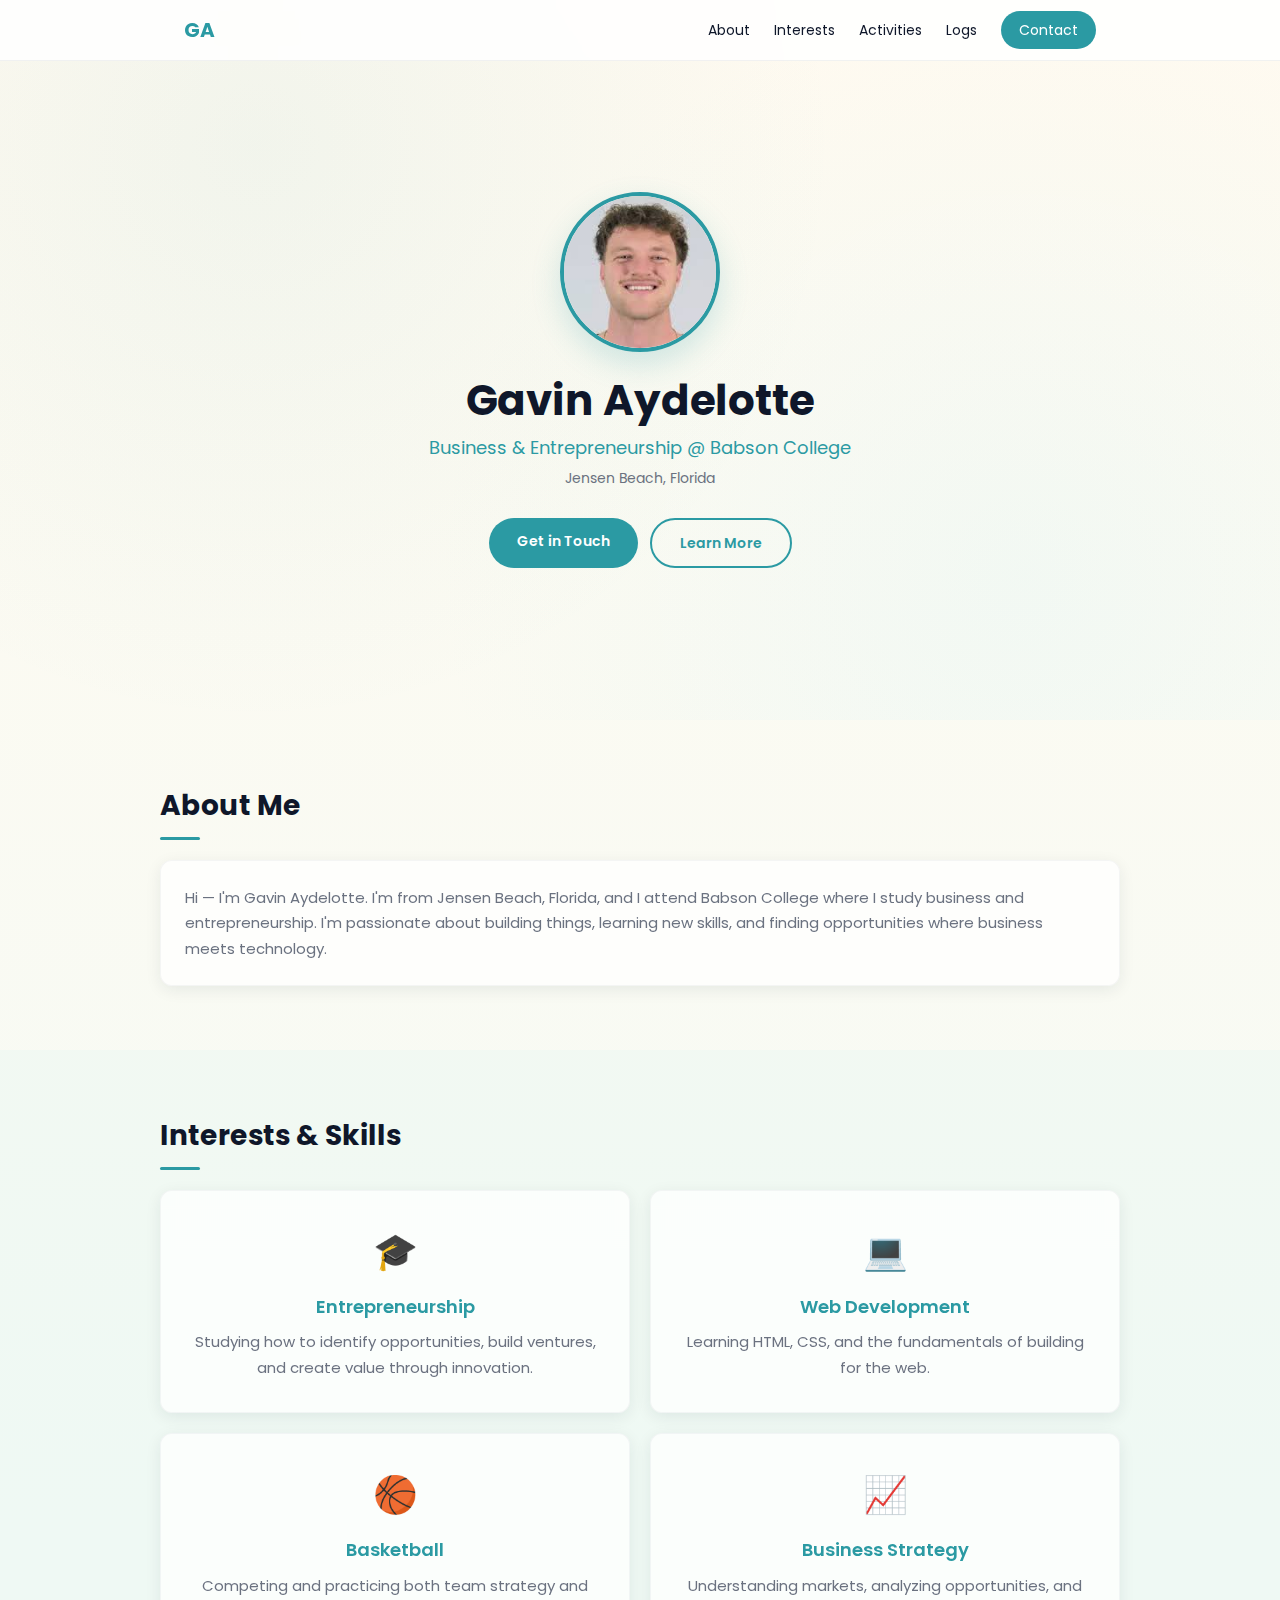
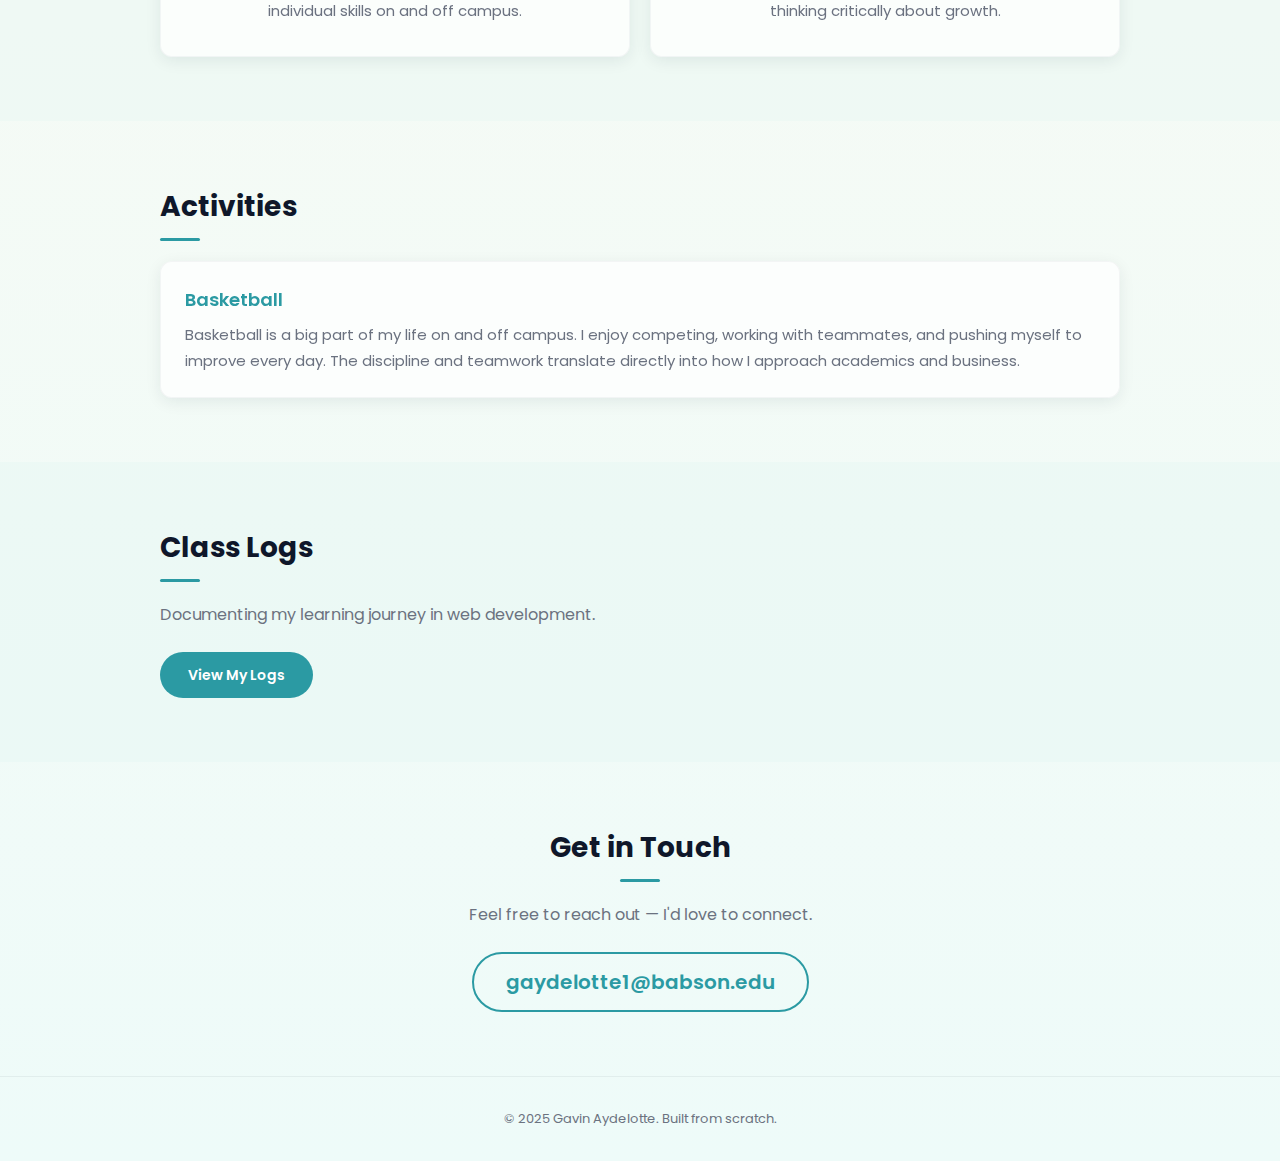
<file: index.html>
<!doctype html>
<html lang="en">
	<head>
		<meta charset="utf-8">
		<meta name="viewport" content="width=device-width, initial-scale=1">
		<meta name="description" content="Gavin Aydelotte — Babson College student studying business and entrepreneurship.">
		<title>Gavin Aydelotte</title>
		<link href="https://fonts.googleapis.com/css2?family=Poppins:wght@300;400;600;700&display=swap" rel="stylesheet">
		<link rel="stylesheet" href="styles.css">
	</head>
	<body>
		<nav class="nav">
			<div class="nav-inner">
				<a href="index.html" class="nav-brand">GA</a>
				<div class="nav-links">
					<a href="#about">About</a>
					<a href="#interests">Interests</a>
					<a href="#activities">Activities</a>
					<a href="logs.html">Logs</a>
					<a href="#contact" class="nav-cta">Contact</a>
				</div>
			</div>
		</nav>

		<main>
			<section class="hero">
				<div class="hero-content">
					<a href="mailto:gaydelotte1@babson.edu" class="avatar-wrap">
						<img src="images/Headhsot.jpg" alt="Gavin Aydelotte" class="avatar">
						<span class="avatar-tooltip">gaydelotte1@babson.edu</span>
					</a>
					<h1>Gavin Aydelotte</h1>
					<p class="subtitle">Business &amp; Entrepreneurship @ Babson College</p>
					<p class="location">Jensen Beach, Florida</p>
					<div class="hero-actions">
						<a href="#contact" class="btn btn-primary">Get in Touch</a>
						<a href="#about" class="btn btn-outline">Learn More</a>
					</div>
				</div>
			</section>

			<section id="about" class="section">
				<div class="container">
					<h2 class="section-title">About Me</h2>
					<div class="card">
						<p>Hi — I'm Gavin Aydelotte. I'm from Jensen Beach, Florida, and I attend Babson College where I study business and entrepreneurship. I'm passionate about building things, learning new skills, and finding opportunities where business meets technology.</p>
					</div>
				</div>
			</section>

			<section id="interests" class="section section-alt">
				<div class="container">
					<h2 class="section-title">Interests &amp; Skills</h2>
					<div class="grid">
						<div class="card card-icon">
							<div class="icon">&#127891;</div>
							<h3>Entrepreneurship</h3>
							<p>Studying how to identify opportunities, build ventures, and create value through innovation.</p>
						</div>
						<div class="card card-icon">
							<div class="icon">&#128187;</div>
							<h3>Web Development</h3>
							<p>Learning HTML, CSS, and the fundamentals of building for the web.</p>
						</div>
						<div class="card card-icon">
							<div class="icon">&#127936;</div>
							<h3>Basketball</h3>
							<p>Competing and practicing both team strategy and individual skills on and off campus.</p>
						</div>
						<div class="card card-icon">
							<div class="icon">&#128200;</div>
							<h3>Business Strategy</h3>
							<p>Understanding markets, analyzing opportunities, and thinking critically about growth.</p>
						</div>
					</div>
				</div>
			</section>

			<section id="activities" class="section">
				<div class="container">
					<h2 class="section-title">Activities</h2>
					<div class="card">
						<h3>Basketball</h3>
						<p>Basketball is a big part of my life on and off campus. I enjoy competing, working with teammates, and pushing myself to improve every day. The discipline and teamwork translate directly into how I approach academics and business.</p>
					</div>
				</div>
			</section>

			<section class="section section-alt">
				<div class="container">
					<h2 class="section-title">Class Logs</h2>
					<p class="section-desc">Documenting my learning journey in web development.</p>
					<a href="logs.html" class="btn btn-primary">View My Logs</a>
				</div>
			</section>

			<section id="contact" class="section">
				<div class="container contact-section">
					<h2 class="section-title">Get in Touch</h2>
					<p class="section-desc">Feel free to reach out — I'd love to connect.</p>
					<a href="mailto:gaydelotte1@babson.edu" class="contact-email">gaydelotte1@babson.edu</a>
				</div>
			</section>
		</main>

		<footer class="footer">
			<div class="container">
				<p>&copy; 2025 Gavin Aydelotte. Built from scratch.</p>
			</div>
		</footer>
	</body>
</html>
</file>
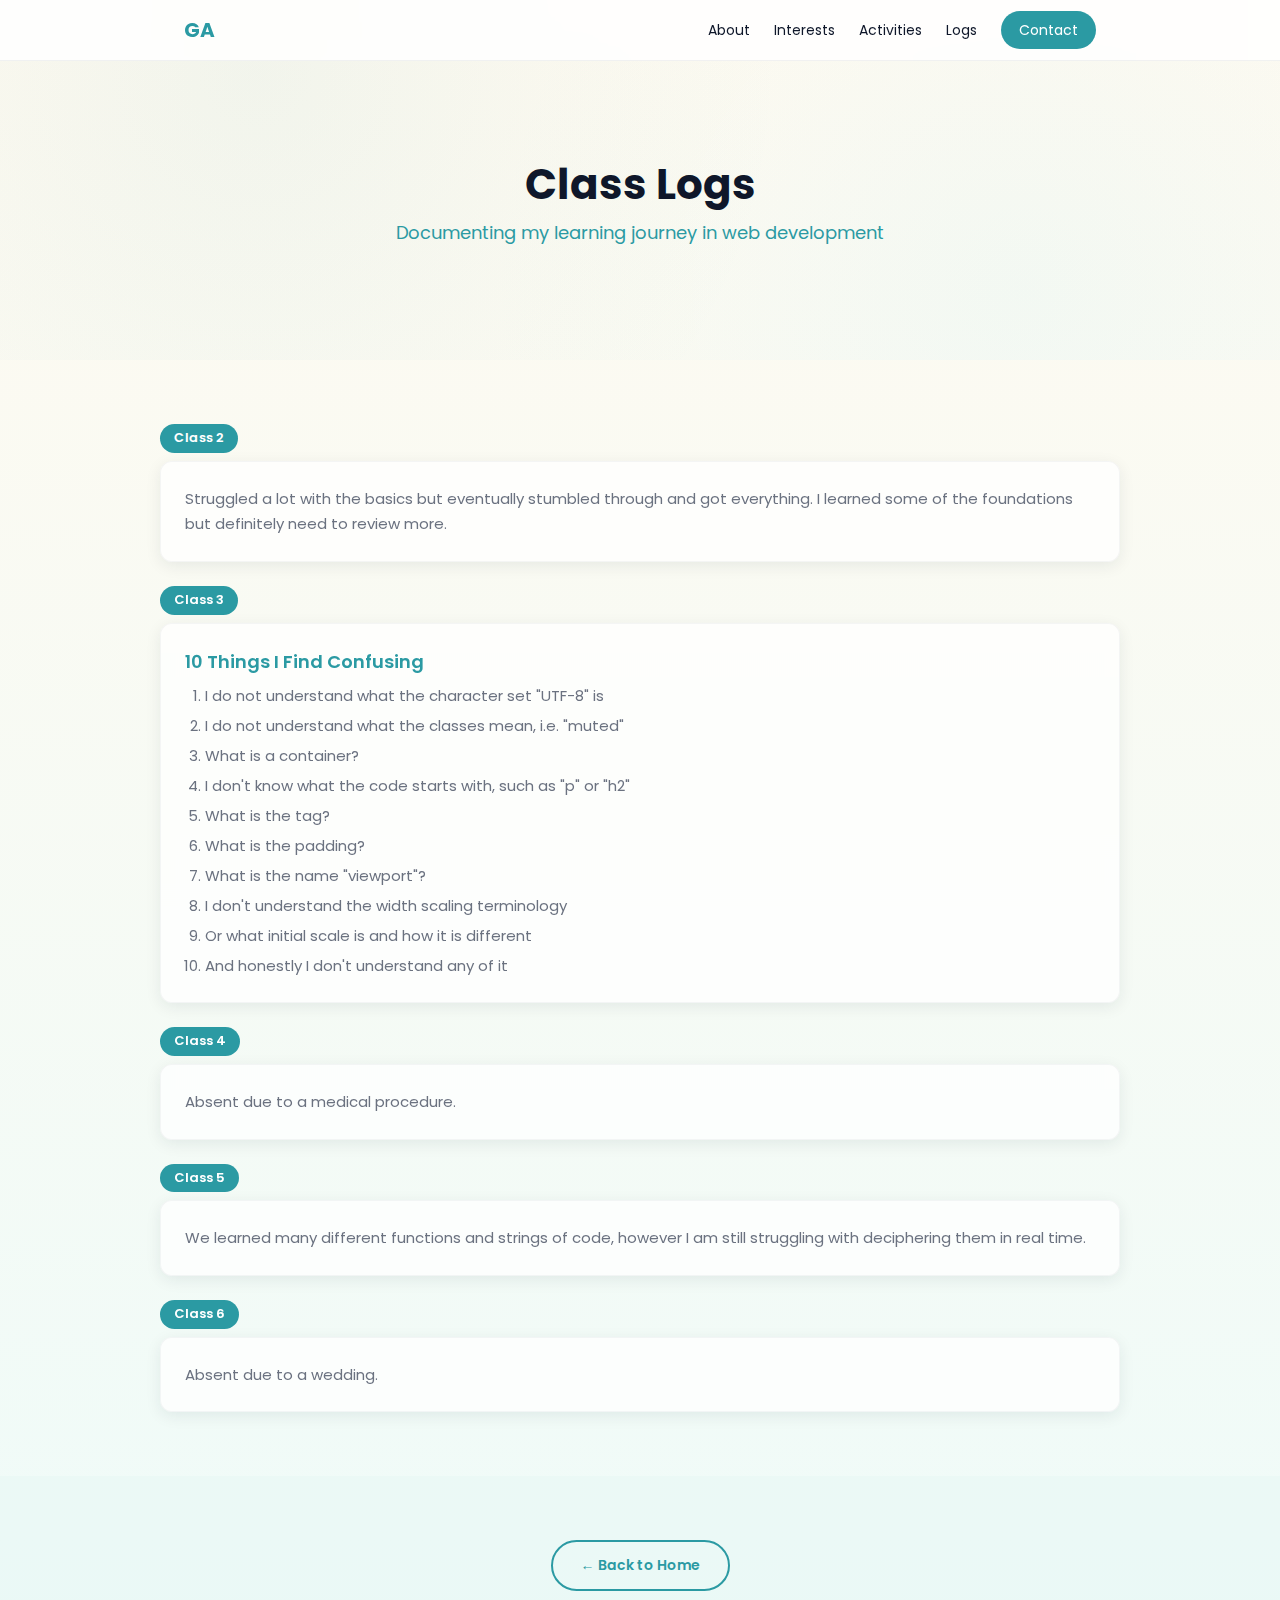
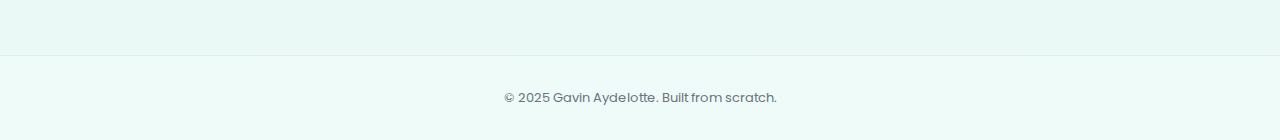
<file: logs.html>
<!doctype html>
<html lang="en">
	<head>
		<meta charset="utf-8">
		<meta name="viewport" content="width=device-width, initial-scale=1">
		<meta name="description" content="Gavin Aydelotte — Class learning logs for web development.">
		<title>Class Logs — Gavin Aydelotte</title>
		<link href="https://fonts.googleapis.com/css2?family=Poppins:wght@300;400;600;700&display=swap" rel="stylesheet">
		<link rel="stylesheet" href="styles.css">
	</head>
	<body>
		<nav class="nav">
			<div class="nav-inner">
				<a href="index.html" class="nav-brand">GA</a>
				<div class="nav-links">
					<a href="index.html#about">About</a>
					<a href="index.html#interests">Interests</a>
					<a href="index.html#activities">Activities</a>
					<a href="logs.html">Logs</a>
					<a href="index.html#contact" class="nav-cta">Contact</a>
				</div>
			</div>
		</nav>

		<main>
			<section class="hero hero-sm">
				<div class="hero-content">
					<h1>Class Logs</h1>
					<p class="subtitle">Documenting my learning journey in web development</p>
				</div>
			</section>

			<section class="section">
				<div class="container">
					<div class="log-timeline">
						<div class="log-entry">
							<div class="log-header">
								<span class="log-badge">Class 2</span>
							</div>
							<div class="card">
								<p>Struggled a lot with the basics but eventually stumbled through and got everything. I learned some of the foundations but definitely need to review more.</p>
							</div>
						</div>

						<div class="log-entry">
							<div class="log-header">
								<span class="log-badge">Class 3</span>
							</div>
							<div class="card">
								<h3>10 Things I Find Confusing</h3>
								<ol class="log-list">
									<li>I do not understand what the character set "UTF-8" is</li>
									<li>I do not understand what the classes mean, i.e. "muted"</li>
									<li>What is a container?</li>
									<li>I don't know what the code starts with, such as "p" or "h2"</li>
									<li>What is the tag?</li>
									<li>What is the padding?</li>
									<li>What is the name "viewport"?</li>
									<li>I don't understand the width scaling terminology</li>
									<li>Or what initial scale is and how it is different</li>
									<li>And honestly I don't understand any of it</li>
								</ol>
							</div>
						</div>

						<div class="log-entry">
							<div class="log-header">
								<span class="log-badge">Class 4</span>
							</div>
							<div class="card">
								<p>Absent due to a medical procedure.</p>
							</div>
						</div>

						<div class="log-entry">
							<div class="log-header">
								<span class="log-badge">Class 5</span>
							</div>
							<div class="card">
								<p>We learned many different functions and strings of code, however I am still struggling with deciphering them in real time.</p>
							</div>
						</div>

						<div class="log-entry">
							<div class="log-header">
								<span class="log-badge">Class 6</span>
							</div>
							<div class="card">
								<p>Absent due to a wedding.</p>
							</div>
						</div>
					</div>
				</div>
			</section>

			<section class="section section-alt" style="text-align: center;">
				<div class="container">
					<a href="index.html" class="btn btn-outline">&larr; Back to Home</a>
				</div>
			</section>
		</main>

		<footer class="footer">
			<div class="container">
				<p>&copy; 2025 Gavin Aydelotte. Built from scratch.</p>
			</div>
		</footer>
	</body>
</html>
</file>
<file: styles.css>
/* ── Variables ── */
:root {
	--sand-50: #fffaf0;
	--sand-200: #f7e7d7;
	--sea-100: #d8f7f2;
	--sea-200: #b4f0e5;
	--sea-300: #9fe8ff;
	--accent: #2b9aa3;
	--accent-dark: #1f7a82;
	--muted: #6b7280;
	--text: #0f172a;
	--white: #ffffff;
	--glass: rgba(255, 255, 255, 0.75);
	--shadow: rgba(11, 38, 57, 0.08);
	--radius: 12px;
}

/* ── Reset ── */
*, *::before, *::after { box-sizing: border-box; margin: 0; padding: 0; }
html { scroll-behavior: smooth; }
body {
	font-family: Poppins, 'Segoe UI', Roboto, Arial, sans-serif;
	color: var(--text);
	background: linear-gradient(180deg, var(--sand-50), #eefbf9);
	line-height: 1.6;
}

/* ── Navigation ── */
.nav {
	position: fixed;
	top: 0;
	left: 0;
	right: 0;
	z-index: 100;
	background: rgba(255, 255, 255, 0.85);
	backdrop-filter: blur(12px);
	border-bottom: 1px solid rgba(11, 38, 57, 0.06);
}
.nav-inner {
	max-width: 960px;
	margin: 0 auto;
	padding: 0 24px;
	height: 60px;
	display: flex;
	align-items: center;
	justify-content: space-between;
}
.nav-brand {
	font-weight: 700;
	font-size: 20px;
	color: var(--accent);
	text-decoration: none;
	letter-spacing: -0.5px;
}
.nav-links {
	display: flex;
	align-items: center;
	gap: 24px;
}
.nav-links a {
	color: var(--text);
	text-decoration: none;
	font-size: 14px;
	font-weight: 400;
	transition: color 0.2s;
}
.nav-links a:hover { color: var(--accent); }
.nav-cta {
	background: var(--accent);
	color: var(--white) !important;
	padding: 8px 18px;
	border-radius: 999px;
	font-weight: 600;
	transition: background 0.2s;
}
.nav-cta:hover { background: var(--accent-dark); }

/* ── Hero ── */
.hero {
	min-height: 80vh;
	display: flex;
	align-items: center;
	justify-content: center;
	text-align: center;
	padding: 120px 24px 80px;
	background:
		radial-gradient(circle at 20% 20%, rgba(43, 154, 163, 0.06), transparent 50%),
		radial-gradient(circle at 80% 80%, rgba(159, 232, 255, 0.1), transparent 50%);
}
.hero-content { max-width: 600px; }
.avatar-wrap {
	position: relative;
	display: block;
	width: 160px;
	height: 160px;
	margin: 0 auto 24px;
	border-radius: 50%;
	text-decoration: none;
}
.avatar {
	width: 100%;
	height: 100%;
	border-radius: 50%;
	object-fit: cover;
	object-position: center top;
	border: 4px solid var(--accent);
	box-shadow: 0 12px 30px rgba(43, 154, 163, 0.2);
	transition: transform 0.3s, box-shadow 0.3s;
}
.avatar-wrap:hover .avatar {
	transform: scale(1.05);
	box-shadow: 0 16px 40px rgba(43, 154, 163, 0.3);
}
.avatar-tooltip {
	position: absolute;
	bottom: -10px;
	left: 50%;
	transform: translateX(-50%) translateY(100%);
	background: var(--accent);
	color: var(--white);
	font-size: 13px;
	font-weight: 600;
	padding: 6px 16px;
	border-radius: 999px;
	white-space: nowrap;
	opacity: 0;
	pointer-events: none;
	transition: opacity 0.3s;
}
.avatar-wrap:hover .avatar-tooltip {
	opacity: 1;
}
.hero h1 {
	font-size: 42px;
	font-weight: 700;
	line-height: 1.2;
	margin-bottom: 8px;
}
.subtitle {
	font-size: 18px;
	color: var(--accent);
	font-weight: 400;
	margin-bottom: 4px;
}
.location {
	font-size: 14px;
	color: var(--muted);
	margin-bottom: 28px;
}
.hero-actions {
	display: flex;
	gap: 12px;
	justify-content: center;
	flex-wrap: wrap;
}

/* ── Buttons ── */
.btn {
	display: inline-block;
	padding: 12px 28px;
	border-radius: 999px;
	font-size: 14px;
	font-weight: 600;
	text-decoration: none;
	transition: all 0.2s;
	cursor: pointer;
}
.btn-primary {
	background: var(--accent);
	color: var(--white);
}
.btn-primary:hover {
	background: var(--accent-dark);
	transform: translateY(-1px);
	box-shadow: 0 6px 20px rgba(43, 154, 163, 0.3);
}
.btn-outline {
	background: transparent;
	color: var(--accent);
	border: 2px solid var(--accent);
}
.btn-outline:hover {
	background: var(--accent);
	color: var(--white);
	transform: translateY(-1px);
}

/* ── Sections ── */
.section { padding: 64px 24px; }
.section-alt { background: rgba(216, 247, 242, 0.2); }
.container {
	max-width: 960px;
	margin: 0 auto;
}
.section-title {
	font-size: 28px;
	font-weight: 700;
	margin-bottom: 20px;
	color: var(--text);
}
.section-title::after {
	content: '';
	display: block;
	width: 40px;
	height: 3px;
	background: var(--accent);
	margin-top: 8px;
	border-radius: 2px;
}
.contact-section .section-title::after { margin-left: auto; margin-right: auto; }
.section-desc {
	color: var(--muted);
	font-size: 16px;
	margin-bottom: 24px;
}

/* ── Cards ── */
.card {
	background: var(--glass);
	backdrop-filter: blur(6px);
	border-radius: var(--radius);
	padding: 24px;
	box-shadow: 0 4px 16px var(--shadow);
	border: 1px solid rgba(11, 38, 57, 0.04);
}
.card h3 {
	font-size: 18px;
	font-weight: 600;
	margin-bottom: 8px;
	color: var(--accent);
}
.card p {
	color: var(--muted);
	font-size: 15px;
	line-height: 1.7;
}

/* ── Grid ── */
.grid {
	display: grid;
	grid-template-columns: repeat(2, 1fr);
	gap: 20px;
}
.card-icon {
	text-align: center;
	padding: 32px 24px;
	transition: transform 0.2s, box-shadow 0.2s;
}
.card-icon:hover {
	transform: translateY(-4px);
	box-shadow: 0 8px 30px rgba(11, 38, 57, 0.12);
}
.icon {
	font-size: 36px;
	margin-bottom: 12px;
}

/* ── Contact ── */
.contact-section { text-align: center; }
.contact-email {
	display: inline-block;
	font-size: 20px;
	font-weight: 600;
	color: var(--accent);
	text-decoration: none;
	padding: 12px 32px;
	border: 2px solid var(--accent);
	border-radius: 999px;
	transition: all 0.2s;
}
.contact-email:hover {
	background: var(--accent);
	color: var(--white);
	transform: translateY(-1px);
}

/* ── Footer ── */
.footer {
	text-align: center;
	padding: 32px 24px;
	border-top: 1px solid rgba(11, 38, 57, 0.06);
}
.footer p {
	font-size: 13px;
	color: var(--muted);
}

/* ── Logs page ── */
.hero-sm {
	min-height: 40vh;
	padding: 100px 24px 48px;
}
.log-timeline {
	display: flex;
	flex-direction: column;
	gap: 24px;
}
.log-entry { position: relative; }
.log-header { margin-bottom: 8px; }
.log-badge {
	display: inline-block;
	background: var(--accent);
	color: var(--white);
	font-size: 13px;
	font-weight: 600;
	padding: 4px 14px;
	border-radius: 999px;
}
.log-list {
	list-style: decimal;
	padding-left: 20px;
	display: flex;
	flex-direction: column;
	gap: 6px;
}
.log-list li {
	color: var(--muted);
	font-size: 15px;
	line-height: 1.6;
}

/* ── Responsive ── */
@media (max-width: 768px) {
	.nav-links { gap: 16px; }
	.nav-links a { font-size: 13px; }
	.nav-cta { padding: 6px 14px; }
	.hero { min-height: 70vh; padding: 100px 20px 60px; }
	.hero h1 { font-size: 32px; }
	.grid { grid-template-columns: 1fr; }
	.section { padding: 48px 20px; }
}
@media (max-width: 480px) {
	.nav-links { gap: 10px; }
	.nav-links a:not(.nav-cta) { display: none; }
	.hero h1 { font-size: 28px; }
	.avatar-wrap { width: 110px; height: 110px; }
}
</file>
